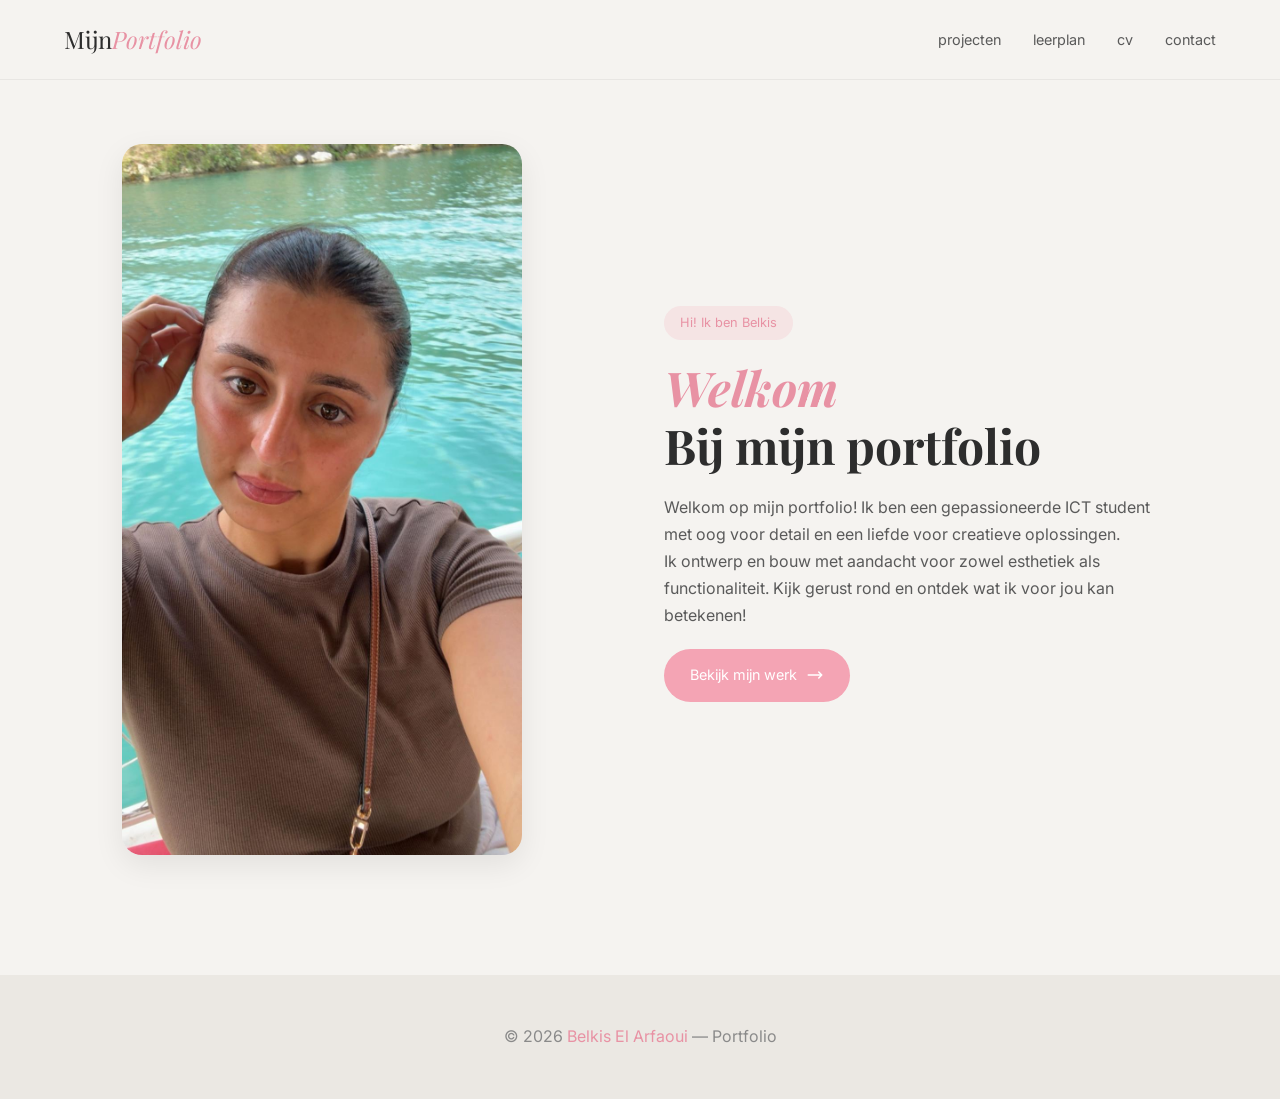
<file: index.html>
<!DOCTYPE html>
<html lang="nl">
<head>
    <meta charset="UTF-8">
    <meta name="viewport" content="width=device-width, initial-scale=1.0">
    <title>Portfolio - Belkis El Arfaoui</title>

    <link rel="preconnect" href="https://fonts.googleapis.com">
    <link rel="preconnect" href="https://fonts.gstatic.com" crossorigin>

    <link href="https://fonts.googleapis.com/css2?family=Playfair+Display:ital,wght@0,400;0,600;0,700;1,400;1,600&family=Inter:wght@300;400;500;600&display=swap" rel="stylesheet">

    <link rel="stylesheet" href="portfolio.css">
</head>

<body>

    <nav>
        <a href="index.html" class="logo">Mijn<span>Portfolio</span></a>
        <ul class="nav-links">
            <li><a href="projects.html">projecten</a></li>
            <li><a href="leerplan.html">leerplan</a></li>
            <li><a href="cv.html">cv</a></li>
            <li><a href="contact.html">contact</a></li>
        </ul>
    </nav>

    <main>
        <section class="hero">
            <div class="hero-image">
                <img src="Assets/profile.png" alt="Jouw foto">
            </div>

            <div class="hero-content">
                <span class="tag">Hi! Ik ben Belkis</span>


                <h1>
                    <span class="italic">Welkom</span><br>
                    Bij mijn portfolio
                </h1>

                <div class="hero-text">
                    <p>Welkom op mijn portfolio! Ik ben een gepassioneerde ICT student met oog voor detail en een liefde voor creatieve oplossingen.</p>
                    <p>Ik ontwerp en bouw met aandacht voor zowel esthetiek als functionaliteit. Kijk gerust rond en ontdek wat ik voor jou kan betekenen!</p>
                </div>

                <a href="projects.html" class="cta-button">
                    Bekijk mijn werk
                    <svg xmlns="http://www.w3.org/2000/svg" fill="none" viewBox="0 0 24 24" stroke="currentColor">
                        <path stroke-linecap="round" stroke-linejoin="round" stroke-width="2" d="M17 8l4 4m0 0l-4 4m4-4H3" />
                    </svg>
                </a>
            </div>
        </section>
    </main>

    <footer>
        <p>© 2026 <span>Belkis El Arfaoui</span> — Portfolio</p>
    </footer>

</body>
</html>
</file>
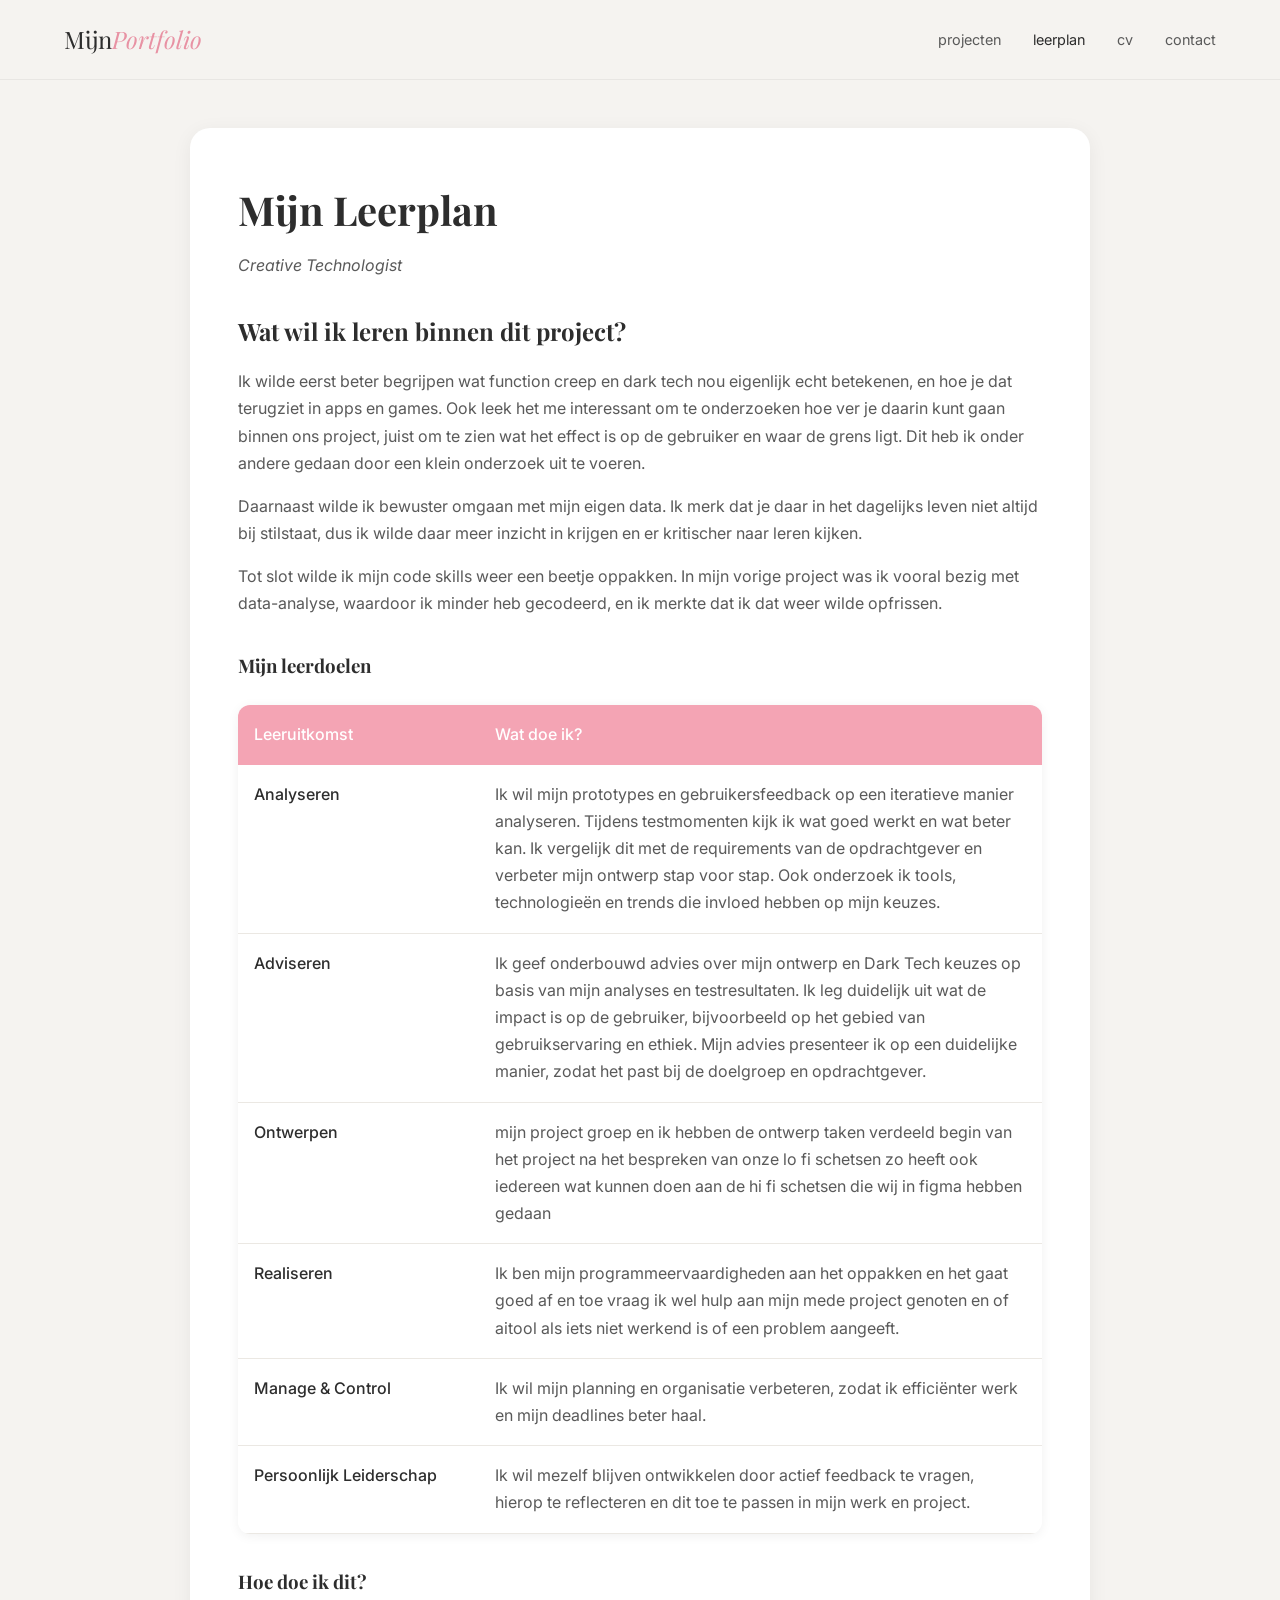
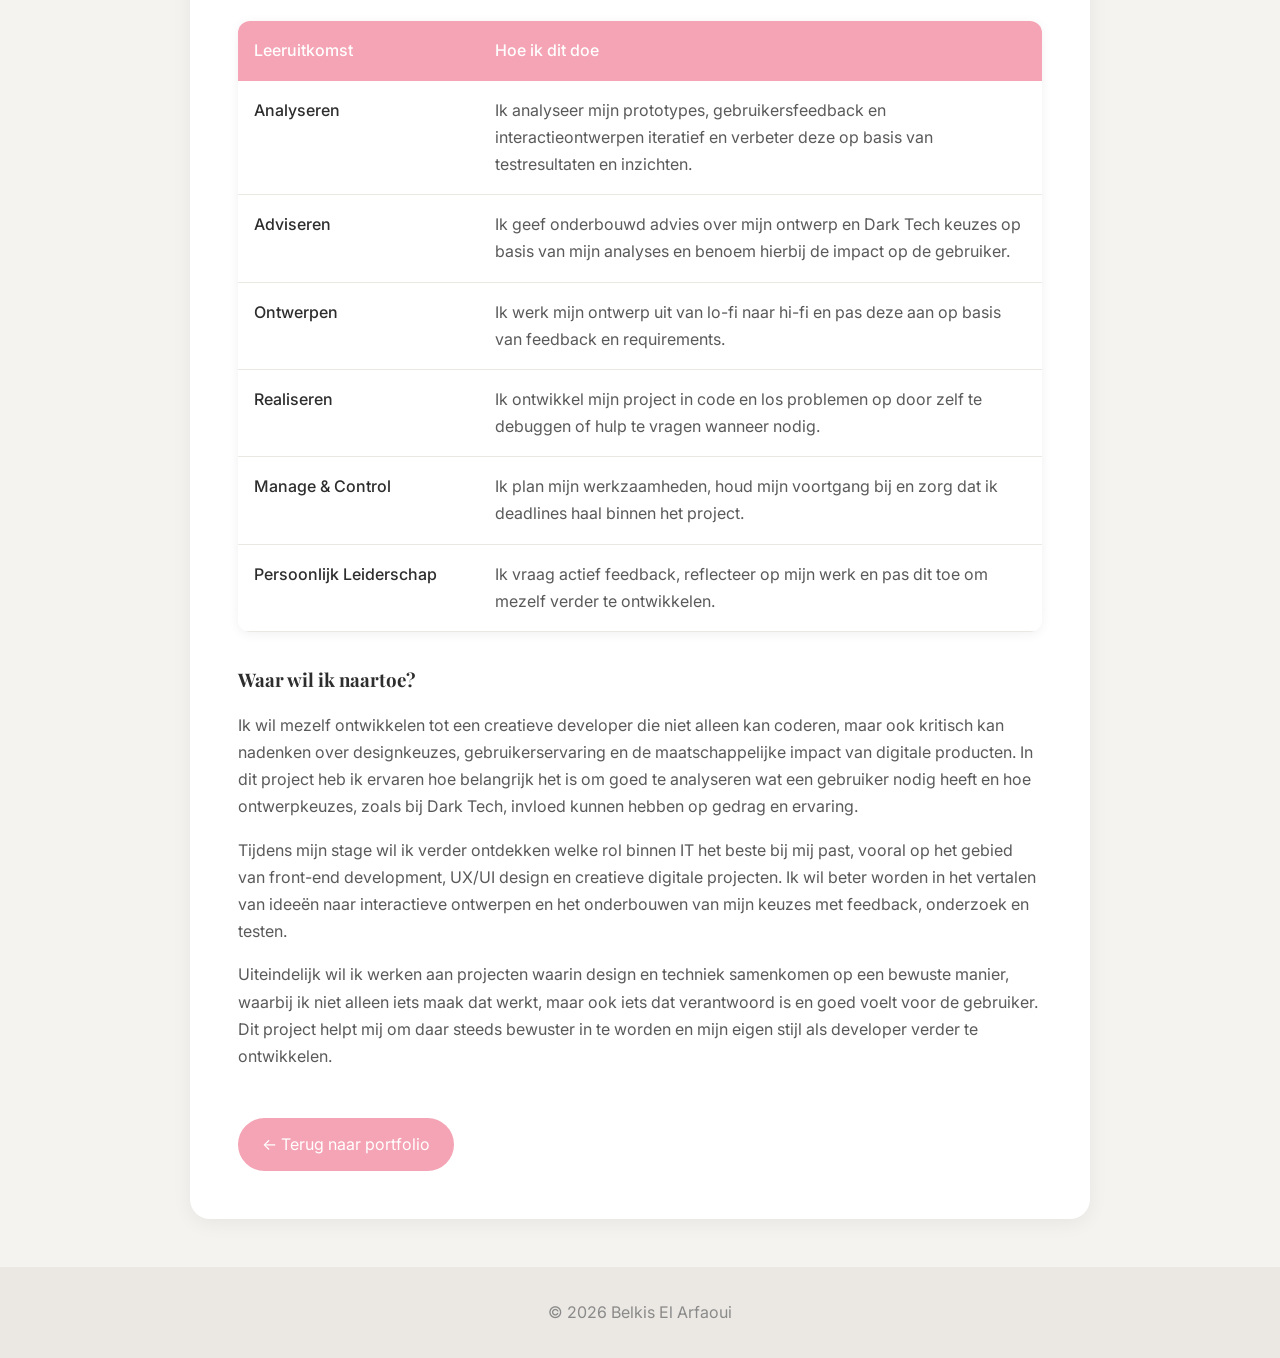
<file: Leerplan.html>
<!DOCTYPE html>
<html lang="nl">
<head>
  <meta charset="UTF-8">
  <meta name="viewport" content="width=device-width, initial-scale=1.0">
  <title>Leerplan</title>

  <link rel="preconnect" href="https://fonts.googleapis.com">
  <link rel="preconnect" href="https://fonts.gstatic.com" crossorigin>
  <link href="https://fonts.googleapis.com/css2?family=Playfair+Display:ital,wght@0,400;0,600;0,700;1,400;1,600&family=Inter:wght@300;400;500;600&display=swap" rel="stylesheet">
  <link rel="stylesheet" href="leerplan.css">
</head>
<body>

  <!-- NAVIGATIE -->
  <nav>
    <a href="index.html" class="logo">Mijn<span>Portfolio</span></a>
    <ul class="nav-links">
      <li><a href="projects.html">projecten</a></li>
      <li><a href="leerplan.html" class="active">leerplan</a></li>
      <li><a href="cv.html">cv</a></li>
      <li><a href="contact.html">contact</a></li>
    </ul>
  </nav>

  <main>
    <section class="project">
      
      <!-- Titel nu Binnen de kaart! -->
      <h1>Mijn Leerplan</h1>
      <p class="subtitle">Creative Technologist</p>

      <h2>Wat wil ik leren binnen dit project?</h2>

      <p>
        Ik wilde eerst beter begrijpen wat function creep en dark tech nou eigenlijk echt betekenen, en hoe je dat terugziet in apps en games. Ook leek het me interessant om te onderzoeken hoe ver je daarin kunt gaan binnen ons project, juist om te zien wat het effect is op de gebruiker en waar de grens ligt. Dit heb ik onder andere gedaan door een klein onderzoek uit te voeren.
      </p>

      <p>
        Daarnaast wilde ik bewuster omgaan met mijn eigen data. Ik merk dat je daar in het dagelijks leven niet altijd bij stilstaat, dus ik wilde daar meer inzicht in krijgen en er kritischer naar leren kijken.
      </p>

      <p>
        Tot slot wilde ik mijn code skills weer een beetje oppakken. In mijn vorige project was ik vooral bezig met data-analyse, waardoor ik minder heb gecodeerd, en ik merkte dat ik dat weer wilde opfrissen.
      </p>

      <h3>Mijn leerdoelen</h3>

      <table class="leerdoelen-tabel">
        <tr>
          <th>Leeruitkomst</th>
          <th>Wat doe ik?</th>
        </tr>

        <tr>
          <td>Analyseren</td>
          <td>
            Ik wil mijn prototypes en gebruikersfeedback op een iteratieve manier analyseren. Tijdens testmomenten kijk ik wat goed werkt en wat beter kan. Ik vergelijk dit met de requirements van de opdrachtgever en verbeter mijn ontwerp stap voor stap. Ook onderzoek ik tools, technologieën en trends die invloed hebben op mijn keuzes.
          </td>
        </tr>

        <tr>
          <td>Adviseren</td>
          <td>
            Ik geef onderbouwd advies over mijn ontwerp en Dark Tech keuzes op basis van mijn analyses en testresultaten. Ik leg duidelijk uit wat de impact is op de gebruiker, bijvoorbeeld op het gebied van gebruikservaring en ethiek. Mijn advies presenteer ik op een duidelijke manier, zodat het past bij de doelgroep en opdrachtgever.
          </td>
        </tr>

        <tr>
          <td>Ontwerpen</td>
          <td>mijn project groep en ik hebben de ontwerp taken verdeeld begin van het project na het bespreken van onze lo fi schetsen zo heeft ook iedereen wat kunnen doen aan de hi fi schetsen die wij in figma hebben gedaan</td>
        </tr>

        <tr>
          <td>Realiseren</td>
          <td>Ik ben mijn programmeervaardigheden aan het oppakken en het gaat goed af en toe vraag ik wel hulp aan mijn mede project genoten en of aitool als iets niet werkend is of een problem aangeeft.</td>
        </tr>

        <tr>
          <td>Manage & Control</td>
          <td>Ik wil mijn planning en organisatie verbeteren, zodat ik efficiënter werk en mijn deadlines beter haal.</td>
        </tr>

        <tr>
          <td>Persoonlijk Leiderschap</td>
          <td>Ik wil mezelf blijven ontwikkelen door actief feedback te vragen, hierop te reflecteren en dit toe te passen in mijn werk en project.</td>
        </tr>
      </table>

      <h3>Hoe doe ik dit?</h3>

      <table class="leerdoelen-tabel">
        <tr>
          <th>Leeruitkomst</th>
          <th>Hoe ik dit doe</th>
        </tr>

        <tr>
          <td>Analyseren</td>
          <td>Ik analyseer mijn prototypes, gebruikersfeedback en interactieontwerpen iteratief en verbeter deze op basis van testresultaten en inzichten.</td>
        </tr>

        <tr>
          <td>Adviseren</td>
          <td>Ik geef onderbouwd advies over mijn ontwerp en Dark Tech keuzes op basis van mijn analyses en benoem hierbij de impact op de gebruiker.</td>
        </tr>

        <tr>
          <td>Ontwerpen</td>
          <td>Ik werk mijn ontwerp uit van lo-fi naar hi-fi en pas deze aan op basis van feedback en requirements.</td>
        </tr>

        <tr>
          <td>Realiseren</td>
          <td>Ik ontwikkel mijn project in code en los problemen op door zelf te debuggen of hulp te vragen wanneer nodig.</td>
        </tr>

        <tr>
          <td>Manage & Control</td>
          <td>Ik plan mijn werkzaamheden, houd mijn voortgang bij en zorg dat ik deadlines haal binnen het project.</td>
        </tr>

        <tr>
          <td>Persoonlijk Leiderschap</td>
          <td>Ik vraag actief feedback, reflecteer op mijn werk en pas dit toe om mezelf verder te ontwikkelen.</td>
        </tr>
      </table>

      <h3>Waar wil ik naartoe?</h3>
      <p>
        Ik wil mezelf ontwikkelen tot een creatieve developer die niet alleen kan coderen, maar ook kritisch kan nadenken over designkeuzes, gebruikerservaring en de maatschappelijke impact van digitale producten. In dit project heb ik ervaren hoe belangrijk het is om goed te analyseren wat een gebruiker nodig heeft en hoe ontwerpkeuzes, zoals bij Dark Tech, invloed kunnen hebben op gedrag en ervaring.
      </p>

      <p>
        Tijdens mijn stage wil ik verder ontdekken welke rol binnen IT het beste bij mij past, vooral op het gebied van front-end development, UX/UI design en creatieve digitale projecten. Ik wil beter worden in het vertalen van ideeën naar interactieve ontwerpen en het onderbouwen van mijn keuzes met feedback, onderzoek en testen.
      </p>

      <p>
        Uiteindelijk wil ik werken aan projecten waarin design en techniek samenkomen op een bewuste manier, waarbij ik niet alleen iets maak dat werkt, maar ook iets dat verantwoord is en goed voelt voor de gebruiker. Dit project helpt mij om daar steeds bewuster in te worden en mijn eigen stijl als developer verder te ontwikkelen.
      </p>

      <a href="portfolio.html" class="project-btn">← Terug naar portfolio</a>

    </section>
  </main>

  <footer>
    <p>© 2026 Belkis El Arfaoui</p>
  </footer>

</body>
</html>
</file>
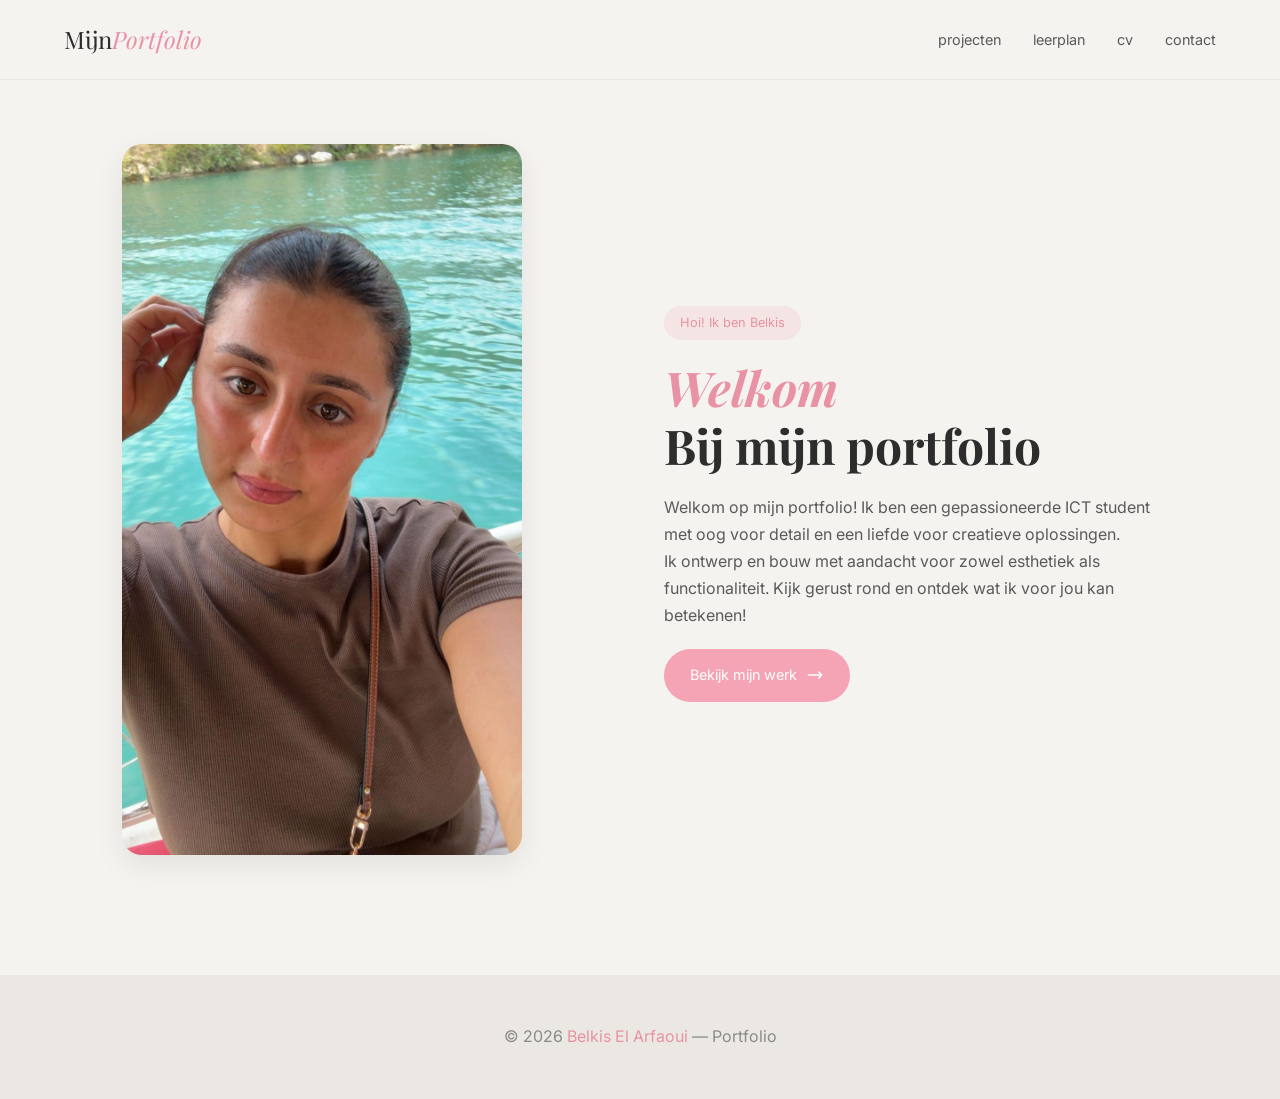
<file: portfolio.html>
<!DOCTYPE html>
<html lang="nl">
<head>
    <meta charset="UTF-8">
    <meta name="viewport" content="width=device-width, initial-scale=1.0">
    <title>Portfolio - Belkis El Arfaoui</title>

    <link rel="preconnect" href="https://fonts.googleapis.com">
    <link rel="preconnect" href="https://fonts.gstatic.com" crossorigin>

    <link href="https://fonts.googleapis.com/css2?family=Playfair+Display:ital,wght@0,400;0,600;0,700;1,400;1,600&family=Inter:wght@300;400;500;600&display=swap" rel="stylesheet">

    <link rel="stylesheet" href="portfolio.css">
</head>

<body>

    <nav>
        <a href="portfolio.html" class="logo">Mijn<span>Portfolio</span></a>
        <ul class="nav-links">
            <li><a href="projects.html">projecten</a></li>
            <li><a href="leerplan.html">leerplan</a></li>
            <li><a href="cv.html">cv</a></li>
            <li><a href="contact.html">contact</a></li>
        </ul>
    </nav>

    <main>
        <section class="hero">
            <div class="hero-image">
                <img src="Assets/profile.png" alt="Jouw foto">
            </div>

            <div class="hero-content">
                <span class="tag">Hoi! Ik ben Belkis</span>


                <h1>
                    <span class="italic">Welkom</span><br>
                    Bij mijn portfolio
                </h1>

                <div class="hero-text">
                    <p>Welkom op mijn portfolio! Ik ben een gepassioneerde ICT student met oog voor detail en een liefde voor creatieve oplossingen.</p>
                    <p>Ik ontwerp en bouw met aandacht voor zowel esthetiek als functionaliteit. Kijk gerust rond en ontdek wat ik voor jou kan betekenen!</p>
                </div>

                <a href="projects.html" class="cta-button">
                    Bekijk mijn werk
                    <svg xmlns="http://www.w3.org/2000/svg" fill="none" viewBox="0 0 24 24" stroke="currentColor">
                        <path stroke-linecap="round" stroke-linejoin="round" stroke-width="2" d="M17 8l4 4m0 0l-4 4m4-4H3" />
                    </svg>
                </a>
            </div>
        </section>
    </main>

    <footer>
        <p>© 2026 <span>Belkis El Arfaoui</span> — Portfolio</p>
    </footer>

</body>
</html>
</file>
<file: portfolio.css>
/* ============================================
   RESET
   ============================================ */
* {
    margin: 0;
    padding: 0;
    box-sizing: border-box;
}

/* ============================================
   VARIABELEN (zelfde als projects)
   ============================================ */
:root {
    --cream: #f5f3f0;
    --cream-dark: #ebe8e3;

    --pink: #f4a4b4;
    --pink-dark: #e892a4;

    --text-dark: #2d2d2d;
    --text-medium: #5a5a5a;
    --text-light: #8a8a8a;

    --white: #ffffff;
}

/* ============================================
   BODY
   ============================================ */
body {
    font-family: 'Inter', sans-serif;
    background: var(--cream);
    color: var(--text-dark);
    line-height: 1.7;
}

/* ============================================
   NAV (zelfde stijl)
   ============================================ */
nav {
    display: flex;
    justify-content: space-between;
    align-items: center;

    padding: 1.2rem 5%;

    background: rgba(245, 243, 240, 0.95);
    backdrop-filter: blur(10px);

    border-bottom: 1px solid rgba(0,0,0,0.05);
}

.logo {
    font-family: 'Playfair Display', serif;
    font-size: 1.5rem;
    text-decoration: none;
    color: var(--text-dark);
}

.logo span {
    color: var(--pink-dark);
    font-style: italic;
}

.nav-links {
    display: flex;
    gap: 2rem;
    list-style: none;
}

.nav-links a {
    text-decoration: none;
    color: var(--text-medium);
    font-size: 0.9rem;
    text-transform: lowercase;
    transition: 0.3s;
}

.nav-links a:hover {
    color: var(--text-dark);
}

/* ============================================
   HERO SECTION
   ============================================ */
.hero {
    max-width: 1100px;
    margin: 0 auto;
    padding: 4rem 2rem;

    display: grid;
    grid-template-columns: 1fr 1fr;
    gap: 3rem;
    align-items: center;
}

/* IMAGE */
.hero-image img {
    width: 100%;
    max-width: 400px;
    border-radius: 20px;
    object-fit: cover;
    box-shadow: 0 10px 30px rgba(0,0,0,0.08);
}

/* CONTENT */
.hero-content {
    display: flex;
    flex-direction: column;
    gap: 1.2rem;
}

/* TAG */
.tag {
    display: inline-block;
    background: rgba(244, 164, 180, 0.2);
    color: var(--pink-dark);
    padding: 0.4rem 1rem;
    border-radius: 20px;
    font-size: 0.8rem;
    width: fit-content;
}

/* TITLE */
.hero-content h1 {
    font-family: 'Playfair Display', serif;
    font-size: clamp(2.2rem, 4vw, 3rem);
    line-height: 1.2;
}

.italic {
    font-style: italic;
    color: var(--pink-dark);
}

/* TEXT */
.hero-text p {
    color: var(--text-medium);
    max-width: 500px;
}

/* BUTTON */
.cta-button {
    display: inline-flex;
    align-items: center;
    gap: 0.6rem;

    background: var(--pink);
    color: white;

    padding: 0.9rem 1.6rem;
    border-radius: 50px;

    text-decoration: none;
    font-size: 0.9rem;

    width: fit-content;

    transition: 0.3s;
}

.cta-button svg {
    width: 18px;
}

.cta-button:hover {
    background: var(--pink-dark);
    transform: translateY(-2px);
}

/* ============================================
   FOOTER
   ============================================ */
footer {
    text-align: center;
    padding: 3rem;
    margin-top: 3rem;

    background: var(--cream-dark);
    color: var(--text-light);
}

footer span {
    color: var(--pink-dark);
}

/* ============================================
   RESPONSIVE
   ============================================ */
@media (max-width: 768px) {

    .hero {
        grid-template-columns: 1fr;
        text-align: center;
    }

    .hero-content {
        align-items: center;
    }

    .hero-text p {
        max-width: 100%;
    }

    .hero-image img {
        margin: 0 auto;
    }
}
</file>
<file: leerplan.css>
/* ============================================
   RESET
   ============================================ */
* {
    margin: 0;
    padding: 0;
    box-sizing: border-box;
}

/* ============================================
   VARIABELEN (zelfde als andere pagina’s)
   ============================================ */
:root {
    --cream: #f5f3f0;
    --cream-dark: #ebe8e3;

    --pink: #f4a4b4;
    --pink-dark: #e892a4;

    --text-dark: #2d2d2d;
    --text-medium: #5a5a5a;
    --text-light: #8a8a8a;

    --white: #ffffff;
    --shadow-soft: rgba(0, 0, 0, 0.06);
}

/* ============================================
   BODY
   ============================================ */
body {
    font-family: 'Inter', sans-serif;
    background: var(--cream);
    color: var(--text-dark);
    line-height: 1.7;
}

/* ============================================
   NAV (consistent)
   ============================================ */
nav {
    display: flex;
    justify-content: space-between;
    align-items: center;

    padding: 1.2rem 5%;

    background: rgba(245, 243, 240, 0.95);
    backdrop-filter: blur(10px);

    border-bottom: 1px solid rgba(0,0,0,0.05);
}

.logo {
    font-family: 'Playfair Display', serif;
    font-size: 1.5rem;
    text-decoration: none;
    color: var(--text-dark);
}

.logo span {
    color: var(--pink-dark);
    font-style: italic;
}

.nav-links {
    display: flex;
    gap: 2rem;
    list-style: none;
}

.nav-links a {
    text-decoration: none;
    color: var(--text-medium);
    font-size: 0.9rem;
    text-transform: lowercase;
    transition: 0.3s;
}

.nav-links a:hover,
.nav-links a.active {
    color: var(--text-dark);
}

/* ============================================
   MAIN CARD
   ============================================ */
main {
    display: flex;
    justify-content: center;
    padding: 3rem 1rem;
}

.project {
    max-width: 900px;
    background: var(--white);
    padding: 3rem;
    border-radius: 20px;
    box-shadow: 0 4px 20px var(--shadow-soft);
}

/* ============================================
   TITELS
   ============================================ */
.project h1 {
    font-family: 'Playfair Display', serif;
    font-size: 2.5rem;
    margin-bottom: 0.5rem;
}

.subtitle {
    color: var(--pink-dark);
    margin-bottom: 2rem;
    font-style: italic;
}

.project h2,
.project h3 {
    margin-top: 2rem;
    margin-bottom: 1rem;
    font-family: 'Playfair Display', serif;
}

/* ============================================
   TEXT
   ============================================ */
.project p {
    color: var(--text-medium);
    margin-bottom: 1rem;
}

/* ============================================
   TABELLEN (BELANGRIJKSTE DEEL)
   ============================================ */
.leerdoelen-tabel {
    width: 100%;
    border-collapse: collapse;
    margin: 1.5rem 0;

    background: var(--white);
    border-radius: 12px;
    overflow: hidden;
    box-shadow: 0 2px 12px var(--shadow-soft);
}

/* HEADER */
.leerdoelen-tabel th {
    background: var(--pink);
    color: white;
    text-align: left;
    padding: 1rem;
    font-weight: 500;
}

/* CELLS */
.leerdoelen-tabel td {
    padding: 1rem;
    border-bottom: 1px solid var(--cream-dark);
    vertical-align: top;
    color: var(--text-medium);
}

/* LINKS KOLOM (labels) */
.leerdoelen-tabel td:first-child {
    font-weight: 500;
    color: var(--text-dark);
    width: 30%;
}

/* HOVER EFFECT */
.leerdoelen-tabel tr:hover {
    background: rgba(244, 164, 180, 0.08);
}

/* ============================================
   BUTTON
   ============================================ */
.project-btn {
    display: inline-block;
    margin-top: 2rem;

    background: var(--pink);
    color: white;

    padding: 0.8rem 1.5rem;
    border-radius: 50px;

    text-decoration: none;
    transition: 0.3s;
}

.project-btn:hover {
    background: var(--pink-dark);
    transform: translateY(-2px);
}

/* ============================================
   FOOTER
   ============================================ */
footer {
    text-align: center;
    padding: 2rem;
    background: var(--cream-dark);
    color: var(--text-light);
}

/* ============================================
   RESPONSIVE
   ============================================ */
@media (max-width: 768px) {

    .project {
        padding: 2rem 1.2rem;
    }

    .project h1 {
        font-size: 2rem;
    }

    .leerdoelen-tabel th,
    .leerdoelen-tabel td {
        font-size: 0.9rem;
        padding: 0.8rem;
    }
}
</file>
